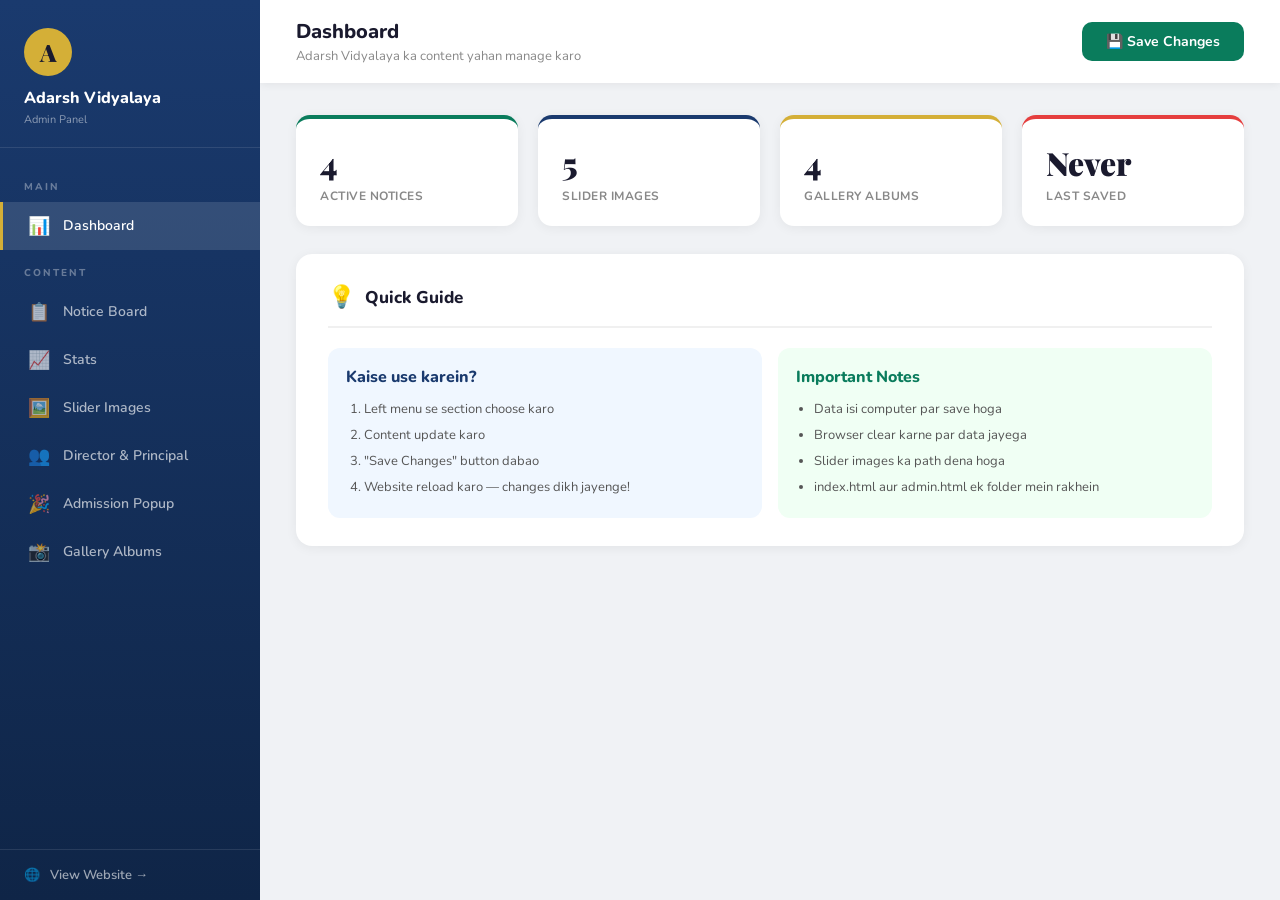
<file: Admin.html>
<!DOCTYPE html>
<html lang="en">
<head>
<meta charset="UTF-8">
<meta name="viewport" content="width=device-width, initial-scale=1.0">
<title>Admin Panel — Adarsh Vidyalaya</title>
<style>
@import url('https://fonts.googleapis.com/css2?family=Playfair+Display:wght@700;900&family=Nunito:wght@400;600;700;800&display=swap');

:root {
  --navy: #1a3a6e;
  --emerald: #0a7c5c;
  --gold: #d4af37;
  --dark: #1a1a2e;
  --cream: #f8f7f2;
  --red: #e53e3e;
  --green: #38a169;
  --sidebar-w: 260px;
}

* { margin: 0; padding: 0; box-sizing: border-box; }

body {
  font-family: 'Nunito', sans-serif;
  background: #f0f2f5;
  color: var(--dark);
  display: flex;
  min-height: 100vh;
}

/* ===== SIDEBAR ===== */
.sidebar {
  width: var(--sidebar-w);
  background: linear-gradient(180deg, var(--navy) 0%, #0f2547 100%);
  position: fixed; top: 0; left: 0; height: 100vh;
  display: flex; flex-direction: column;
  z-index: 100; overflow-y: auto;
}
.sidebar-logo {
  padding: 28px 24px 20px;
  border-bottom: 1px solid rgba(255,255,255,0.1);
}
.sidebar-logo .logo-circle {
  width: 48px; height: 48px; background: var(--gold);
  border-radius: 50%; display: flex; align-items: center; justify-content: center;
  font-family: 'Playfair Display', serif; font-size: 24px; font-weight: 900;
  color: var(--dark); margin-bottom: 12px;
}
.sidebar-logo h2 { color: white; font-size: 16px; font-weight: 800; line-height: 1.3; }
.sidebar-logo p { color: rgba(255,255,255,0.5); font-size: 11px; margin-top: 3px; }

.sidebar-nav { padding: 16px 0; flex: 1; }
.nav-section-title {
  color: rgba(255,255,255,0.35); font-size: 10px; font-weight: 800;
  text-transform: uppercase; letter-spacing: 2px;
  padding: 16px 24px 8px;
}
.nav-item {
  display: flex; align-items: center; gap: 12px;
  padding: 12px 24px; cursor: pointer; transition: all 0.2s;
  color: rgba(255,255,255,0.65); font-size: 14px; font-weight: 600;
  border-left: 3px solid transparent;
}
.nav-item:hover { background: rgba(255,255,255,0.07); color: white; }
.nav-item.active {
  background: rgba(255,255,255,0.12); color: white;
  border-left-color: var(--gold);
}
.nav-item .nav-icon { font-size: 18px; width: 24px; text-align: center; }

.sidebar-footer {
  padding: 16px 24px;
  border-top: 1px solid rgba(255,255,255,0.1);
}
.sidebar-footer a {
  display: flex; align-items: center; gap: 10px;
  color: rgba(255,255,255,0.6); text-decoration: none;
  font-size: 13px; font-weight: 600; transition: color 0.2s;
}
.sidebar-footer a:hover { color: white; }

/* ===== MAIN CONTENT ===== */
.main {
  margin-left: var(--sidebar-w);
  flex: 1; padding: 0;
}

.topbar {
  background: white; padding: 18px 36px;
  display: flex; align-items: center; justify-content: space-between;
  box-shadow: 0 2px 8px rgba(0,0,0,0.06); position: sticky; top: 0; z-index: 50;
}
.topbar h1 { font-size: 20px; font-weight: 800; color: var(--dark); }
.topbar p { font-size: 13px; color: #888; margin-top: 2px; }
.save-all-btn {
  background: var(--emerald); color: white;
  border: none; padding: 10px 24px; border-radius: 10px;
  font-size: 14px; font-weight: 700; cursor: pointer;
  font-family: 'Nunito', sans-serif;
  transition: background 0.2s;
}
.save-all-btn:hover { background: #0a6b4e; }

.content { padding: 32px 36px; }

/* ===== PANELS ===== */
.panel { display: none; }
.panel.active { display: block; }

/* ===== CARDS ===== */
.card {
  background: white; border-radius: 16px;
  padding: 28px 32px; margin-bottom: 24px;
  box-shadow: 0 2px 12px rgba(0,0,0,0.06);
}
.card-title {
  font-size: 17px; font-weight: 800; color: var(--dark);
  margin-bottom: 20px; display: flex; align-items: center; gap: 10px;
  padding-bottom: 14px; border-bottom: 2px solid #f0f0f0;
}
.card-title span { font-size: 22px; }

/* ===== FORM ELEMENTS ===== */
.form-row { display: grid; grid-template-columns: 1fr 1fr; gap: 16px; margin-bottom: 16px; }
.form-row.single { grid-template-columns: 1fr; }
.form-row.triple { grid-template-columns: 1fr 1fr 1fr; }

.form-group { display: flex; flex-direction: column; gap: 6px; }
.form-group label {
  font-size: 12px; font-weight: 800; color: #555;
  text-transform: uppercase; letter-spacing: 0.5px;
}
.form-group input, .form-group textarea, .form-group select {
  border: 2px solid #e8e8e8; border-radius: 10px;
  padding: 10px 14px; font-size: 14px; font-family: 'Nunito', sans-serif;
  color: var(--dark); transition: border-color 0.2s;
  background: #fafafa;
}
.form-group input:focus, .form-group textarea:focus, .form-group select:focus {
  outline: none; border-color: var(--emerald); background: white;
}
.form-group textarea { resize: vertical; min-height: 80px; }

/* ===== BUTTONS ===== */
.btn {
  padding: 10px 20px; border-radius: 10px; border: none;
  font-size: 13px; font-weight: 700; cursor: pointer;
  font-family: 'Nunito', sans-serif; transition: all 0.2s;
}
.btn-primary { background: var(--emerald); color: white; }
.btn-primary:hover { background: #0a6b4e; }
.btn-danger { background: #fff0f0; color: var(--red); border: 1px solid #ffd0d0; }
.btn-danger:hover { background: var(--red); color: white; }
.btn-add { background: #f0f7ff; color: var(--navy); border: 2px dashed #b8d4f0; width: 100%; padding: 14px; border-radius: 12px; margin-top: 8px; }
.btn-add:hover { background: #e0eeff; }

/* ===== NOTICE ITEMS ===== */
.notice-item {
  background: #f8f9fa; border-radius: 12px; padding: 16px;
  margin-bottom: 12px; border-left: 4px solid var(--emerald);
  display: grid; grid-template-columns: 80px 80px 1fr auto; gap: 12px; align-items: center;
}
.notice-item:nth-child(even) { border-left-color: var(--navy); }

/* ===== STAT ITEMS ===== */
.stat-item {
  background: linear-gradient(135deg, var(--navy), var(--emerald));
  border-radius: 14px; padding: 20px;
  display: flex; flex-direction: column; gap: 10px;
}
.stat-item label { color: rgba(255,255,255,0.7); font-size: 11px; font-weight: 800; text-transform: uppercase; }
.stat-item input {
  background: rgba(255,255,255,0.15) !important;
  border: 1px solid rgba(255,255,255,0.3) !important;
  color: white !important; font-size: 28px !important;
  font-weight: 900 !important; padding: 8px 12px !important;
  border-radius: 8px !important; font-family: 'Playfair Display', serif !important;
}
.stat-item input::placeholder { color: rgba(255,255,255,0.4) !important; }
.stat-label-input {
  background: rgba(255,255,255,0.1) !important;
  border: 1px solid rgba(255,255,255,0.2) !important;
  color: rgba(255,255,255,0.8) !important;
  font-size: 12px !important; padding: 6px 10px !important;
}

/* ===== TOAST ===== */
.toast {
  position: fixed; bottom: 32px; right: 32px;
  background: var(--dark); color: white;
  padding: 14px 24px; border-radius: 12px;
  font-size: 14px; font-weight: 700;
  box-shadow: 0 8px 32px rgba(0,0,0,0.2);
  z-index: 9999; transform: translateY(80px); opacity: 0;
  transition: all 0.3s; pointer-events: none;
}
.toast.show { transform: translateY(0); opacity: 1; }
.toast.success { border-left: 4px solid var(--green); }
.toast.error { border-left: 4px solid var(--red); }

/* ===== STATS GRID ===== */
.stats-grid {
  display: grid; grid-template-columns: repeat(auto-fill, minmax(200px, 1fr)); gap: 16px;
}

/* ===== BADGE ===== */
.badge {
  display: inline-block; font-size: 10px; font-weight: 800;
  padding: 3px 10px; border-radius: 10px; text-transform: uppercase;
}
.badge-new { background: #e8f5e9; color: #2e7d32; }
.badge-imp { background: #fff3e0; color: #e65100; }

/* ===== PREVIEW BOX ===== */
.preview-box {
  background: linear-gradient(135deg, var(--navy), var(--emerald));
  border-radius: 14px; padding: 24px; color: white; margin-top: 20px;
}
.preview-box h4 { font-size: 13px; opacity: 0.7; margin-bottom: 12px; text-transform: uppercase; letter-spacing: 1px; }

/* ===== SLIDER IMAGES ===== */
.slide-list { display: grid; grid-template-columns: repeat(auto-fill, minmax(180px, 1fr)); gap: 14px; }
.slide-card {
  background: #f0f2f5; border-radius: 12px; overflow: hidden;
  border: 2px solid #e0e0e0; transition: border-color 0.2s;
}
.slide-card:hover { border-color: var(--emerald); }
.slide-preview {
  height: 100px; background: linear-gradient(135deg, #1a3a6e, #0a7c5c);
  display: flex; align-items: center; justify-content: center;
  font-size: 32px; color: white; position: relative;
}
.slide-preview img { width: 100%; height: 100%; object-fit: cover; }
.slide-info { padding: 10px 12px; }
.slide-info input {
  width: 100%; border: 1px solid #e0e0e0; border-radius: 6px;
  padding: 6px 8px; font-size: 12px; font-family: 'Nunito', sans-serif;
}

/* ===== DASHBOARD STATS ===== */
.dash-grid {
  display: grid; grid-template-columns: repeat(auto-fit, minmax(200px, 1fr)); gap: 20px;
  margin-bottom: 28px;
}
.dash-card {
  background: white; border-radius: 14px; padding: 22px 24px;
  box-shadow: 0 2px 12px rgba(0,0,0,0.06);
  border-top: 4px solid var(--emerald);
}
.dash-card:nth-child(2) { border-top-color: var(--navy); }
.dash-card:nth-child(3) { border-top-color: var(--gold); }
.dash-card:nth-child(4) { border-top-color: #e53e3e; }
.dash-card .dc-num { font-size: 32px; font-weight: 900; font-family: 'Playfair Display', serif; color: var(--dark); }
.dash-card .dc-label { font-size: 12px; color: #888; font-weight: 700; margin-top: 4px; text-transform: uppercase; letter-spacing: 0.5px; }

/* ===== RESPONSIVE ===== */
@media (max-width: 900px) {
  .sidebar { width: 60px; }
  .sidebar-logo h2, .sidebar-logo p, .nav-item span:not(.nav-icon), .nav-section-title, .sidebar-footer a span { display: none; }
  .main { margin-left: 60px; }
  .nav-item { padding: 14px; justify-content: center; }
  .form-row { grid-template-columns: 1fr; }
  .form-row.triple { grid-template-columns: 1fr; }
  .content { padding: 20px 16px; }
}
</style>
</head>
<body>

<!-- SIDEBAR -->
<div class="sidebar">
  <div class="sidebar-logo">
    <div class="logo-circle">A</div>
    <h2>Adarsh Vidyalaya</h2>
    <p>Admin Panel</p>
  </div>
  <nav class="sidebar-nav">
    <div class="nav-section-title">Main</div>
    <div class="nav-item active" onclick="showPanel('dashboard')">
      <span class="nav-icon">📊</span><span>Dashboard</span>
    </div>
    <div class="nav-section-title">Content</div>
    <div class="nav-item" onclick="showPanel('notices')">
      <span class="nav-icon">📋</span><span>Notice Board</span>
    </div>
    <div class="nav-item" onclick="showPanel('stats')">
      <span class="nav-icon">📈</span><span>Stats</span>
    </div>
    <div class="nav-item" onclick="showPanel('slider')">
      <span class="nav-icon">🖼️</span><span>Slider Images</span>
    </div>
    <div class="nav-item" onclick="showPanel('people')">
      <span class="nav-icon">👥</span><span>Director & Principal</span>
    </div>
    <div class="nav-item" onclick="showPanel('popup')">
      <span class="nav-icon">🎉</span><span>Admission Popup</span>
    </div>
    <div class="nav-item" onclick="showPanel('gallery')">
      <span class="nav-icon">📸</span><span>Gallery Albums</span>
    </div>
  </nav>
  <div class="sidebar-footer">
    <a href="index.html" target="_blank">
      <span class="nav-icon">🌐</span><span>View Website →</span>
    </a>
  </div>
</div>

<!-- MAIN -->
<div class="main">
  <div class="topbar">
    <div>
      <h1 id="panelTitle">Dashboard</h1>
      <p id="panelSubtitle">Adarsh Vidyalaya ka content yahan manage karo</p>
    </div>
    <button class="save-all-btn" onclick="saveAll()">💾 Save Changes</button>
  </div>

  <div class="content">

    <!-- ===== DASHBOARD ===== -->
    <div class="panel active" id="panel-dashboard">
      <div class="dash-grid">
        <div class="dash-card">
          <div class="dc-num" id="d-notices">4</div>
          <div class="dc-label">Active Notices</div>
        </div>
        <div class="dash-card">
          <div class="dc-num" id="d-slides">5</div>
          <div class="dc-label">Slider Images</div>
        </div>
        <div class="dash-card">
          <div class="dc-num" id="d-albums">4</div>
          <div class="dc-label">Gallery Albums</div>
        </div>
        <div class="dash-card">
          <div class="dc-num" id="d-lastSave">Never</div>
          <div class="dc-label">Last Saved</div>
        </div>
      </div>

      <div class="card">
        <div class="card-title"><span>💡</span> Quick Guide</div>
        <div style="display:grid; grid-template-columns:1fr 1fr; gap:16px;">
          <div style="background:#f0f7ff; border-radius:12px; padding:18px;">
            <div style="font-weight:800; margin-bottom:8px; color:var(--navy);">Kaise use karein?</div>
            <ol style="font-size:13px; color:#555; line-height:2; padding-left:18px;">
              <li>Left menu se section choose karo</li>
              <li>Content update karo</li>
              <li>"Save Changes" button dabao</li>
              <li>Website reload karo — changes dikh jayenge!</li>
            </ol>
          </div>
          <div style="background:#f0fff4; border-radius:12px; padding:18px;">
            <div style="font-weight:800; margin-bottom:8px; color:var(--emerald);">Important Notes</div>
            <ul style="font-size:13px; color:#555; line-height:2; padding-left:18px;">
              <li>Data isi computer par save hoga</li>
              <li>Browser clear karne par data jayega</li>
              <li>Slider images ka path dena hoga</li>
              <li>index.html aur admin.html ek folder mein rakhein</li>
            </ul>
          </div>
        </div>
      </div>
    </div>

    <!-- ===== NOTICES ===== -->
    <div class="panel" id="panel-notices">
      <div class="card">
        <div class="card-title"><span>📋</span> Notice Board Manage Karo</div>
        <div id="noticesList"></div>
        <button class="btn btn-add" onclick="addNotice()">+ Naya Notice Add Karo</button>
      </div>
    </div>

    <!-- ===== STATS ===== -->
    <div class="panel" id="panel-stats">
      <div class="card">
        <div class="card-title"><span>📈</span> Stats Numbers Update Karo</div>
        <div class="stats-grid" id="statsList"></div>
      </div>
    </div>

    <!-- ===== SLIDER ===== -->
    <div class="panel" id="panel-slider">
      <div class="card">
        <div class="card-title"><span>🖼️</span> Slider Images</div>
        <p style="font-size:13px; color:#888; margin-bottom:20px;">Images ka file path likho — jaise <code style="background:#f0f0f0; padding:2px 6px; border-radius:4px;">images/slide1.jpg</code></p>
        <div class="slide-list" id="slideList"></div>
      </div>
    </div>

    <!-- ===== PEOPLE ===== -->
    <div class="panel" id="panel-people">
      <div class="card">
        <div class="card-title"><span>👨‍💼</span> Director ki Details</div>
        <div class="form-row">
          <div class="form-group">
            <label>Naam</label>
            <input type="text" id="dirName" placeholder="Dr. Ramesh Kumar Sharma">
          </div>
          <div class="form-group">
            <label>Designation</label>
            <input type="text" id="dirTitle" placeholder="Director, Adarsh Vidyalaya">
          </div>
        </div>
        <div class="form-row single">
          <div class="form-group">
            <label>Quote / Message</label>
            <textarea id="dirQuote" placeholder="Director ka message..."></textarea>
          </div>
        </div>
        <div class="form-row">
          <div class="form-group">
            <label>Signature (displayed as)</label>
            <input type="text" id="dirSign" placeholder="— Dr. R.K. Sharma">
          </div>
        </div>
      </div>

      <div class="card">
        <div class="card-title"><span>👨‍🏫</span> Principal ki Details</div>
        <div class="form-row">
          <div class="form-group">
            <label>Naam</label>
            <input type="text" id="prinName" placeholder="Dr. Ramesh Kumar Sharma">
          </div>
          <div class="form-group">
            <label>Designation</label>
            <input type="text" id="prinTitle" placeholder="Principal, Adarsh Vidyalaya">
          </div>
        </div>
        <div class="form-row single">
          <div class="form-group">
            <label>Quote / Message</label>
            <textarea id="prinQuote" placeholder="Principal ka message..."></textarea>
          </div>
        </div>
        <div class="form-row">
          <div class="form-group">
            <label>Signature</label>
            <input type="text" id="prinSign" placeholder="— Dr. R.K. Sharma">
          </div>
        </div>
      </div>
    </div>

    <!-- ===== POPUP ===== -->
    <div class="panel" id="panel-popup">
      <div class="card">
        <div class="card-title"><span>🎉</span> Admission Popup Update Karo</div>
        <div class="form-row">
          <div class="form-group">
            <label>Session Year</label>
            <input type="text" id="popupYear" placeholder="2026 – 27">
          </div>
          <div class="form-group">
            <label>Top Tag Text</label>
            <input type="text" id="popupTag" placeholder="🎉 Now Open">
          </div>
        </div>
        <div class="form-row single">
          <div class="form-group">
            <label>Heading</label>
            <input type="text" id="popupHeading" placeholder="Admissions Open!">
          </div>
        </div>
        <div class="form-row single">
          <div class="form-group">
            <label>Description</label>
            <textarea id="popupDesc" placeholder="Secure your child's future..."></textarea>
          </div>
        </div>
        <div class="form-row single">
          <div class="form-group">
            <label>Footer Text</label>
            <input type="text" id="popupFooter" placeholder="📞 Call us: 97832-62999 | NH-11, Sardarshahr">
          </div>
        </div>

        <!-- Preview -->
        <div class="preview-box">
          <h4>Preview</h4>
          <div style="background:rgba(255,255,255,0.1); border-radius:12px; padding:20px; text-align:center;">
            <div style="background:var(--gold); color:var(--dark); display:inline-block; padding:4px 14px; border-radius:14px; font-size:12px; font-weight:800; margin-bottom:12px;" id="prev-tag">🎉 Now Open</div>
            <div style="font-size:32px; margin-bottom:8px;">🏫</div>
            <div style="font-size:22px; font-weight:900; font-family:'Playfair Display',serif; margin-bottom:8px;" id="prev-heading">Admissions Open!</div>
            <div style="font-size:13px; opacity:0.8; margin-bottom:12px;" id="prev-desc">Secure your child's future at Adarsh Vidyalaya</div>
            <div style="background:rgba(255,255,255,0.15); border-radius:10px; padding:12px; margin-bottom:12px;">
              <div style="font-size:11px; opacity:0.6; text-transform:uppercase; letter-spacing:1px;">Academic Session</div>
              <div style="font-size:24px; font-weight:900; color:var(--gold); font-family:'Playfair Display',serif;" id="prev-year">2026 – 27</div>
            </div>
          </div>
        </div>
      </div>
    </div>

    <!-- ===== GALLERY ===== -->
    <div class="panel" id="panel-gallery">
      <div class="card">
        <div class="card-title"><span>📸</span> Gallery Albums Manage Karo</div>
        <div id="albumsList"></div>
        <button class="btn btn-add" onclick="addAlbum()">+ Naya Album Add Karo</button>
      </div>
    </div>

  </div>
</div>

<!-- TOAST -->
<div class="toast" id="toast"></div>

<script>
// ===================================================
// DEFAULT DATA
// ===================================================
const defaults = {
  notices: [
    { date: '15', month: 'Mar', title: 'Annual Sports Day 2025', desc: 'All students and parents are invited to the grand Annual Sports Day celebration.', badge: 'new' },
    { date: '20', month: 'Mar', title: 'Admission Form Last Date', desc: 'Last date to submit admission forms for Class 6–12 for session 2025–26.', badge: 'imp' },
    { date: '25', month: 'Mar', title: 'Science Exhibition 2025', desc: 'Inter-school science exhibition — students from all classes can participate.', badge: '' },
    { date: '1', month: 'Apr', title: 'New Academic Session Begins', desc: 'New session 2025–26 commences. Welcome to all new and existing students!', badge: 'new' },
  ],
  stats: [
    { num: '25', suffix: '+', label: 'Years of Excellence' },
    { num: '1500', suffix: '+', label: 'Students' },
    { num: '120', suffix: '+', label: 'Expert Faculty' },
    { num: '98', suffix: '%', label: 'Board Results' },
    { num: '50', suffix: '+', label: 'Clubs & Activities' },
  ],
  slides: [
    { path: 'images/slide1.jpg' },
    { path: 'images/slide2.jpg' },
    { path: 'images/slide3.jpg' },
    { path: 'images/slide4.jpg' },
    { path: 'images/slide5.jpg' },
  ],
  director: { name: 'Dr. Ramesh Kumar Sharma', title: 'Director, Adarsh Vidyalaya', quote: '"Education is not just about marks — it is about building character, compassion, and the courage to dream big."', sign: '— Dr. R.K. Sharma' },
  principal: { name: 'Dr. Ramesh Kumar Sharma', title: 'Principal, Adarsh Vidyalaya', quote: '"Education is not just about marks — it is about building character, compassion, and the courage to dream big."', sign: '— Dr. R.K. Sharma' },
  popup: { year: '2026 – 27', tag: '🎉 Now Open', heading: 'Admissions Open!', desc: "Secure your child's future at Adarsh Vidyalaya — Sardarshahr's most trusted school.", footer: '📞 Call us: 97832-62999 | NH-11, Sardarshahr' },
  albums: [
    { title: 'Educational Tour 2024', category: 'events', emoji: '✈️', photoCount: 10 },
    { title: 'Sports Meet 2024', category: 'sports', emoji: '🏏', photoCount: 8 },
    { title: 'Farewell 2025', category: 'events', emoji: '🎓', photoCount: 12 },
    { title: 'Annual Day 2025', category: 'events', emoji: '🎉', photoCount: 11 },
  ]
};

// ===================================================
// LOAD / SAVE DATA
// ===================================================
function getData(key) {
  const saved = localStorage.getItem('av_' + key);
  return saved ? JSON.parse(saved) : defaults[key];
}
function setData(key, val) {
  localStorage.setItem('av_' + key, JSON.stringify(val));
}

// ===================================================
// NAVIGATION
// ===================================================
const panelTitles = {
  dashboard: ['Dashboard', 'Adarsh Vidyalaya ka content yahan manage karo'],
  notices: ['Notice Board', 'Notices add, edit ya delete karo'],
  stats: ['Stats', 'Homepage ke stats numbers update karo'],
  slider: ['Slider Images', 'Hero banner ke images manage karo'],
  people: ['Director & Principal', 'Naam, designation aur quotes update karo'],
  popup: ['Admission Popup', 'Popup ka content update karo'],
  gallery: ['Gallery Albums', 'Albums add, edit ya delete karo'],
};

function showPanel(id) {
  document.querySelectorAll('.panel').forEach(p => p.classList.remove('active'));
  document.querySelectorAll('.nav-item').forEach(n => n.classList.remove('active'));
  document.getElementById('panel-' + id).classList.add('active');
  event.currentTarget.classList.add('active');
  document.getElementById('panelTitle').textContent = panelTitles[id][0];
  document.getElementById('panelSubtitle').textContent = panelTitles[id][1];
  renderPanel(id);
}

function renderPanel(id) {
  if (id === 'notices') renderNotices();
  if (id === 'stats') renderStats();
  if (id === 'slider') renderSlider();
  if (id === 'people') renderPeople();
  if (id === 'popup') renderPopup();
  if (id === 'gallery') renderGallery();
  if (id === 'dashboard') renderDashboard();
}

// ===================================================
// DASHBOARD
// ===================================================
function renderDashboard() {
  const notices = getData('notices');
  const albums = getData('albums');
  document.getElementById('d-notices').textContent = notices.length;
  document.getElementById('d-albums').textContent = albums.length;
  const lastSave = localStorage.getItem('av_lastSave');
  document.getElementById('d-lastSave').textContent = lastSave || 'Never';
}

// ===================================================
// NOTICES
// ===================================================
function renderNotices() {
  const notices = getData('notices');
  const container = document.getElementById('noticesList');
  container.innerHTML = '';
  notices.forEach((n, i) => {
    const div = document.createElement('div');
    div.className = 'notice-item';
    div.innerHTML = `
      <div class="form-group">
        <label>Date</label>
        <input type="text" value="${n.date}" onchange="updateNotice(${i}, 'date', this.value)" placeholder="15">
      </div>
      <div class="form-group">
        <label>Month</label>
        <input type="text" value="${n.month}" onchange="updateNotice(${i}, 'month', this.value)" placeholder="Mar">
      </div>
      <div>
        <div class="form-group" style="margin-bottom:8px;">
          <label>Title</label>
          <input type="text" value="${n.title}" onchange="updateNotice(${i}, 'title', this.value)">
        </div>
        <div class="form-group">
          <label>Description</label>
          <input type="text" value="${n.desc}" onchange="updateNotice(${i}, 'desc', this.value)">
        </div>
      </div>
      <div style="display:flex; flex-direction:column; gap:8px; align-items:center;">
        <select onchange="updateNotice(${i}, 'badge', this.value)" style="border:1px solid #e0e0e0; border-radius:8px; padding:6px; font-family:'Nunito',sans-serif; font-size:12px;">
          <option value="" ${n.badge===''?'selected':''}>No Badge</option>
          <option value="new" ${n.badge==='new'?'selected':''}>NEW</option>
          <option value="imp" ${n.badge==='imp'?'selected':''}>IMPORTANT</option>
        </select>
        <button class="btn btn-danger" onclick="deleteNotice(${i})">🗑️ Delete</button>
      </div>`;
    container.appendChild(div);
  });
}

function updateNotice(i, key, val) {
  const notices = getData('notices');
  notices[i][key] = val;
  setData('notices', notices);
}

function addNotice() {
  const notices = getData('notices');
  notices.push({ date: '1', month: 'Jan', title: 'Naya Notice', desc: 'Description yahan likhein', badge: '' });
  setData('notices', notices);
  renderNotices();
  showToast('✅ Naya notice add ho gaya!', 'success');
}

function deleteNotice(i) {
  const notices = getData('notices');
  notices.splice(i, 1);
  setData('notices', notices);
  renderNotices();
  showToast('🗑️ Notice delete ho gaya!', 'success');
}

// ===================================================
// STATS
// ===================================================
function renderStats() {
  const stats = getData('stats');
  const container = document.getElementById('statsList');
  container.innerHTML = '';
  stats.forEach((s, i) => {
    const div = document.createElement('div');
    div.className = 'stat-item';
    div.innerHTML = `
      <label>Number</label>
      <input type="text" value="${s.num}" onchange="updateStat(${i}, 'num', this.value)" placeholder="25">
      <label style="margin-top:8px;">Suffix (+ ya %)</label>
      <input class="stat-label-input" type="text" value="${s.suffix}" onchange="updateStat(${i}, 'suffix', this.value)" placeholder="+">
      <label style="margin-top:8px;">Label</label>
      <input class="stat-label-input" type="text" value="${s.label}" onchange="updateStat(${i}, 'label', this.value)" placeholder="Years of Excellence">`;
    container.appendChild(div);
  });
}

function updateStat(i, key, val) {
  const stats = getData('stats');
  stats[i][key] = val;
  setData('stats', stats);
}

// ===================================================
// SLIDER
// ===================================================
function renderSlider() {
  const slides = getData('slides');
  const container = document.getElementById('slideList');
  container.innerHTML = '';
  slides.forEach((s, i) => {
    const div = document.createElement('div');
    div.className = 'slide-card';
    div.innerHTML = `
      <div class="slide-preview">
        <span>🖼️</span>
      </div>
      <div class="slide-info">
        <label style="font-size:11px; font-weight:800; color:#888; display:block; margin-bottom:4px;">SLIDE ${i+1} PATH</label>
        <input type="text" value="${s.path}" onchange="updateSlide(${i}, this.value)" placeholder="images/slide${i+1}.jpg">
      </div>`;
    container.appendChild(div);
  });
}

function updateSlide(i, val) {
  const slides = getData('slides');
  slides[i].path = val;
  setData('slides', slides);
}

// ===================================================
// PEOPLE
// ===================================================
function renderPeople() {
  const dir = getData('director');
  const prin = getData('principal');
  document.getElementById('dirName').value = dir.name;
  document.getElementById('dirTitle').value = dir.title;
  document.getElementById('dirQuote').value = dir.quote;
  document.getElementById('dirSign').value = dir.sign;
  document.getElementById('prinName').value = prin.name;
  document.getElementById('prinTitle').value = prin.title;
  document.getElementById('prinQuote').value = prin.quote;
  document.getElementById('prinSign').value = prin.sign;
}

// ===================================================
// POPUP
// ===================================================
function renderPopup() {
  const p = getData('popup');
  document.getElementById('popupYear').value = p.year;
  document.getElementById('popupTag').value = p.tag;
  document.getElementById('popupHeading').value = p.heading;
  document.getElementById('popupDesc').value = p.desc;
  document.getElementById('popupFooter').value = p.footer;

  // Live preview
  ['popupYear', 'popupTag', 'popupHeading', 'popupDesc'].forEach(id => {
    document.getElementById(id).addEventListener('input', updatePopupPreview);
  });
  updatePopupPreview();
}

function updatePopupPreview() {
  document.getElementById('prev-tag').textContent = document.getElementById('popupTag').value;
  document.getElementById('prev-heading').textContent = document.getElementById('popupHeading').value;
  document.getElementById('prev-desc').textContent = document.getElementById('popupDesc').value;
  document.getElementById('prev-year').textContent = document.getElementById('popupYear').value;
}

// ===================================================
// GALLERY
// ===================================================
function renderGallery() {
  const albums = getData('albums');
  const container = document.getElementById('albumsList');
  container.innerHTML = '';
  albums.forEach((a, i) => {
    const div = document.createElement('div');
    div.style.cssText = 'background:#f8f9fa; border-radius:14px; padding:18px; margin-bottom:14px; border-left:4px solid var(--emerald);';
    div.innerHTML = `
      <div style="display:grid; grid-template-columns:60px 1fr 1fr 120px auto; gap:12px; align-items:center;">
        <div class="form-group">
          <label>Emoji</label>
          <input type="text" value="${a.emoji}" onchange="updateAlbum(${i}, 'emoji', this.value)" style="text-align:center; font-size:20px;">
        </div>
        <div class="form-group">
          <label>Album Title</label>
          <input type="text" value="${a.title}" onchange="updateAlbum(${i}, 'title', this.value)">
        </div>
        <div class="form-group">
          <label>Category</label>
          <select onchange="updateAlbum(${i}, 'category', this.value)" style="border:2px solid #e8e8e8; border-radius:10px; padding:10px 14px; font-family:'Nunito',sans-serif; font-size:14px; background:#fafafa;">
            <option value="events" ${a.category==='events'?'selected':''}>Events</option>
            <option value="sports" ${a.category==='sports'?'selected':''}>Sports</option>
            <option value="academics" ${a.category==='academics'?'selected':''}>Academics</option>
            <option value="cultural" ${a.category==='cultural'?'selected':''}>Cultural</option>
          </select>
        </div>
        <div class="form-group">
          <label>Photo Count</label>
          <input type="number" value="${a.photoCount}" onchange="updateAlbum(${i}, 'photoCount', parseInt(this.value))">
        </div>
        <button class="btn btn-danger" onclick="deleteAlbum(${i})" style="margin-top:18px;">🗑️</button>
      </div>`;
    container.appendChild(div);
  });
}

function updateAlbum(i, key, val) {
  const albums = getData('albums');
  albums[i][key] = val;
  setData('albums', albums);
}

function addAlbum() {
  const albums = getData('albums');
  albums.push({ title: 'Naya Album', category: 'events', emoji: '📁', photoCount: 0 });
  setData('albums', albums);
  renderGallery();
  showToast('✅ Naya album add ho gaya!', 'success');
}

function deleteAlbum(i) {
  const albums = getData('albums');
  albums.splice(i, 1);
  setData('albums', albums);
  renderGallery();
  showToast('🗑️ Album delete ho gaya!', 'success');
}

// ===================================================
// SAVE ALL
// ===================================================
function saveAll() {
  // Save people
  setData('director', {
    name: document.getElementById('dirName')?.value || getData('director').name,
    title: document.getElementById('dirTitle')?.value || getData('director').title,
    quote: document.getElementById('dirQuote')?.value || getData('director').quote,
    sign: document.getElementById('dirSign')?.value || getData('director').sign,
  });
  setData('principal', {
    name: document.getElementById('prinName')?.value || getData('principal').name,
    title: document.getElementById('prinTitle')?.value || getData('principal').title,
    quote: document.getElementById('prinQuote')?.value || getData('principal').quote,
    sign: document.getElementById('prinSign')?.value || getData('principal').sign,
  });
  // Save popup
  setData('popup', {
    year: document.getElementById('popupYear')?.value || getData('popup').year,
    tag: document.getElementById('popupTag')?.value || getData('popup').tag,
    heading: document.getElementById('popupHeading')?.value || getData('popup').heading,
    desc: document.getElementById('popupDesc')?.value || getData('popup').desc,
    footer: document.getElementById('popupFooter')?.value || getData('popup').footer,
  });

  // Save timestamp
  const now = new Date().toLocaleString('en-IN');
  localStorage.setItem('av_lastSave', now);

  showToast('✅ Saara data save ho gaya! Website reload karo.', 'success');
  renderDashboard();
}

// ===================================================
// TOAST
// ===================================================
function showToast(msg, type) {
  const t = document.getElementById('toast');
  t.textContent = msg;
  t.className = 'toast ' + (type || '');
  t.classList.add('show');
  setTimeout(() => t.classList.remove('show'), 3000);
}

// ===================================================
// INIT — Website mein data inject karne wala code
// ===================================================
// Yeh function index.html mein add karna hoga
// Iske baare mein neeche instructions hain

// ===================================================
// INIT LOAD
// ===================================================
renderDashboard();
</script>

<!-- INSTRUCTIONS -->
<!--
=======================================================
INDEX.HTML MEIN YEH CODE ADD KARO
Taaki admin panel ka data website par dikh sake
=======================================================

<script> tag ke SHURUAAT mein, toggleMenu se PEHLE yeh add karo:

// ===== ADMIN DATA LOAD =====
function loadAdminData() {
  // NOTICES
  var notices = localStorage.getItem('av_notices');
  if (notices) {
    notices = JSON.parse(notices);
    var list = document.querySelector('.nb-list');
    if (list) {
      list.innerHTML = '';
      notices.forEach(function(n) {
        var badgeHtml = n.badge === 'new'
          ? '<span class="nb-badge badge-new">New</span>'
          : n.badge === 'imp'
          ? '<span class="nb-badge badge-imp">Important</span>'
          : '';
        list.innerHTML += '<div class="nb-item reveal"><div class="nb-date"><strong>' + n.date + '</strong><span>' + n.month + '</span></div><div><h4>' + n.title + ' ' + badgeHtml + '</h4><p>' + n.desc + '</p></div></div>';
      });
    }
  }

  // STATS
  var stats = localStorage.getItem('av_stats');
  if (stats) {
    stats = JSON.parse(stats);
    var statNums = document.querySelectorAll('.stat-num[data-target]');
    stats.forEach(function(s, i) {
      if (statNums[i]) {
        statNums[i].setAttribute('data-target', s.num);
        statNums[i].setAttribute('data-suffix', s.suffix);
        statNums[i].textContent = '0' + s.suffix;
      }
      var labels = document.querySelectorAll('.stat-label');
      if (labels[i]) labels[i].textContent = s.label;
    });
  }

  // DIRECTOR
  var dir = localStorage.getItem('av_director');
  if (dir) {
    dir = JSON.parse(dir);
    var cards = document.querySelectorAll('.principal-card');
    if (cards[0]) {
      cards[0].querySelector('h4').textContent = dir.name;
      cards[0].querySelector('.title').textContent = dir.title;
      cards[0].querySelector('p:not(.title)').textContent = dir.quote;
      cards[0].querySelector('.sign').textContent = dir.sign;
    }
  }

  // PRINCIPAL
  var prin = localStorage.getItem('av_principal');
  if (prin) {
    prin = JSON.parse(prin);
    var cards = document.querySelectorAll('.principal-card');
    if (cards[1]) {
      cards[1].querySelector('h4').textContent = prin.name;
      cards[1].querySelector('.title').textContent = prin.title;
      cards[1].querySelector('p:not(.title)').textContent = prin.quote;
      cards[1].querySelector('.sign').textContent = prin.sign;
    }
  }

  // POPUP
  var popup = localStorage.getItem('av_popup');
  if (popup) {
    popup = JSON.parse(popup);
    var psYear = document.querySelector('.ps-year');
    var popupDesc = document.querySelector('.popup-inner > p');
    var popupFooter = document.querySelector('.popup-footer');
    var popupTag = document.querySelector('.popup-tag');
    var popupH2 = document.querySelector('#admissionPopup h2');
    if (psYear) psYear.textContent = popup.year;
    if (popupDesc) popupDesc.textContent = popup.desc;
    if (popupFooter) popupFooter.textContent = popup.footer;
    if (popupTag) popupTag.textContent = popup.tag;
    if (popupH2) popupH2.innerHTML = popup.heading;
  }
}

loadAdminData();
=======================================================
-->
</body>
</html>
</file>
